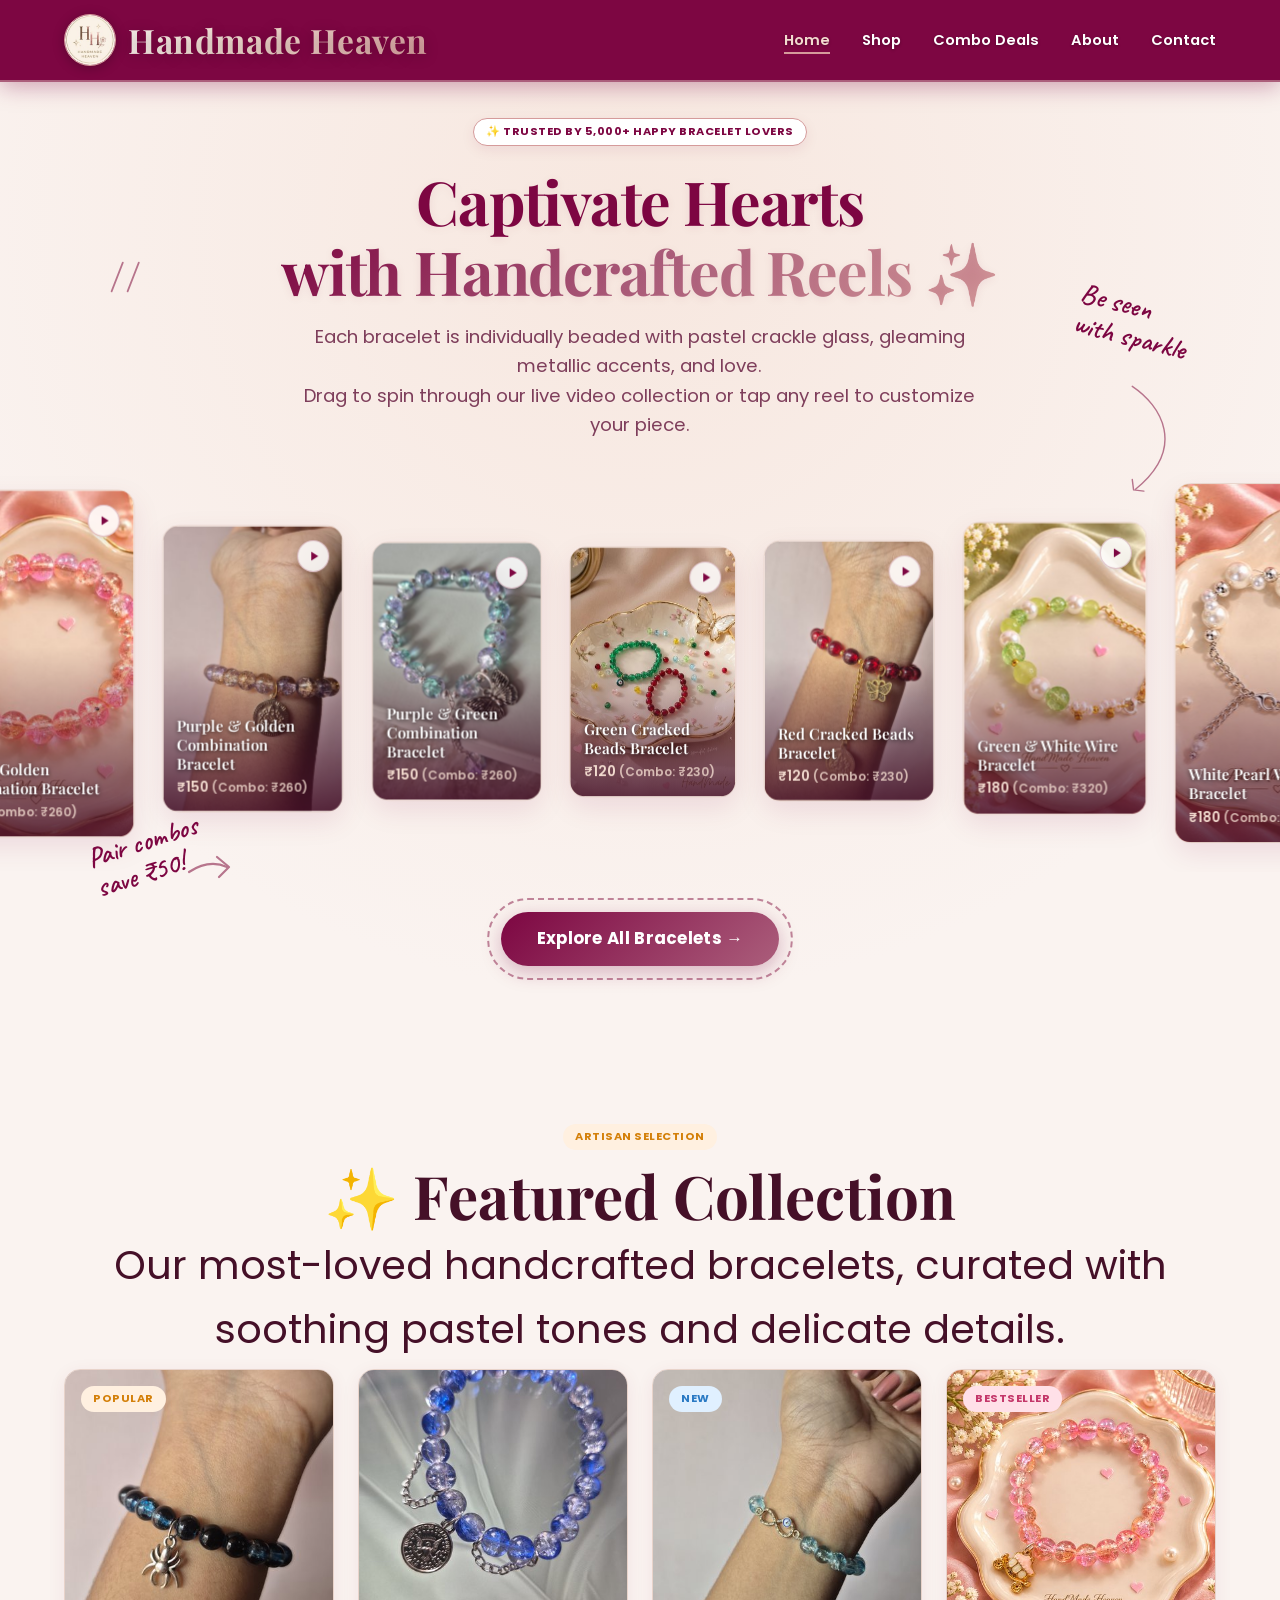
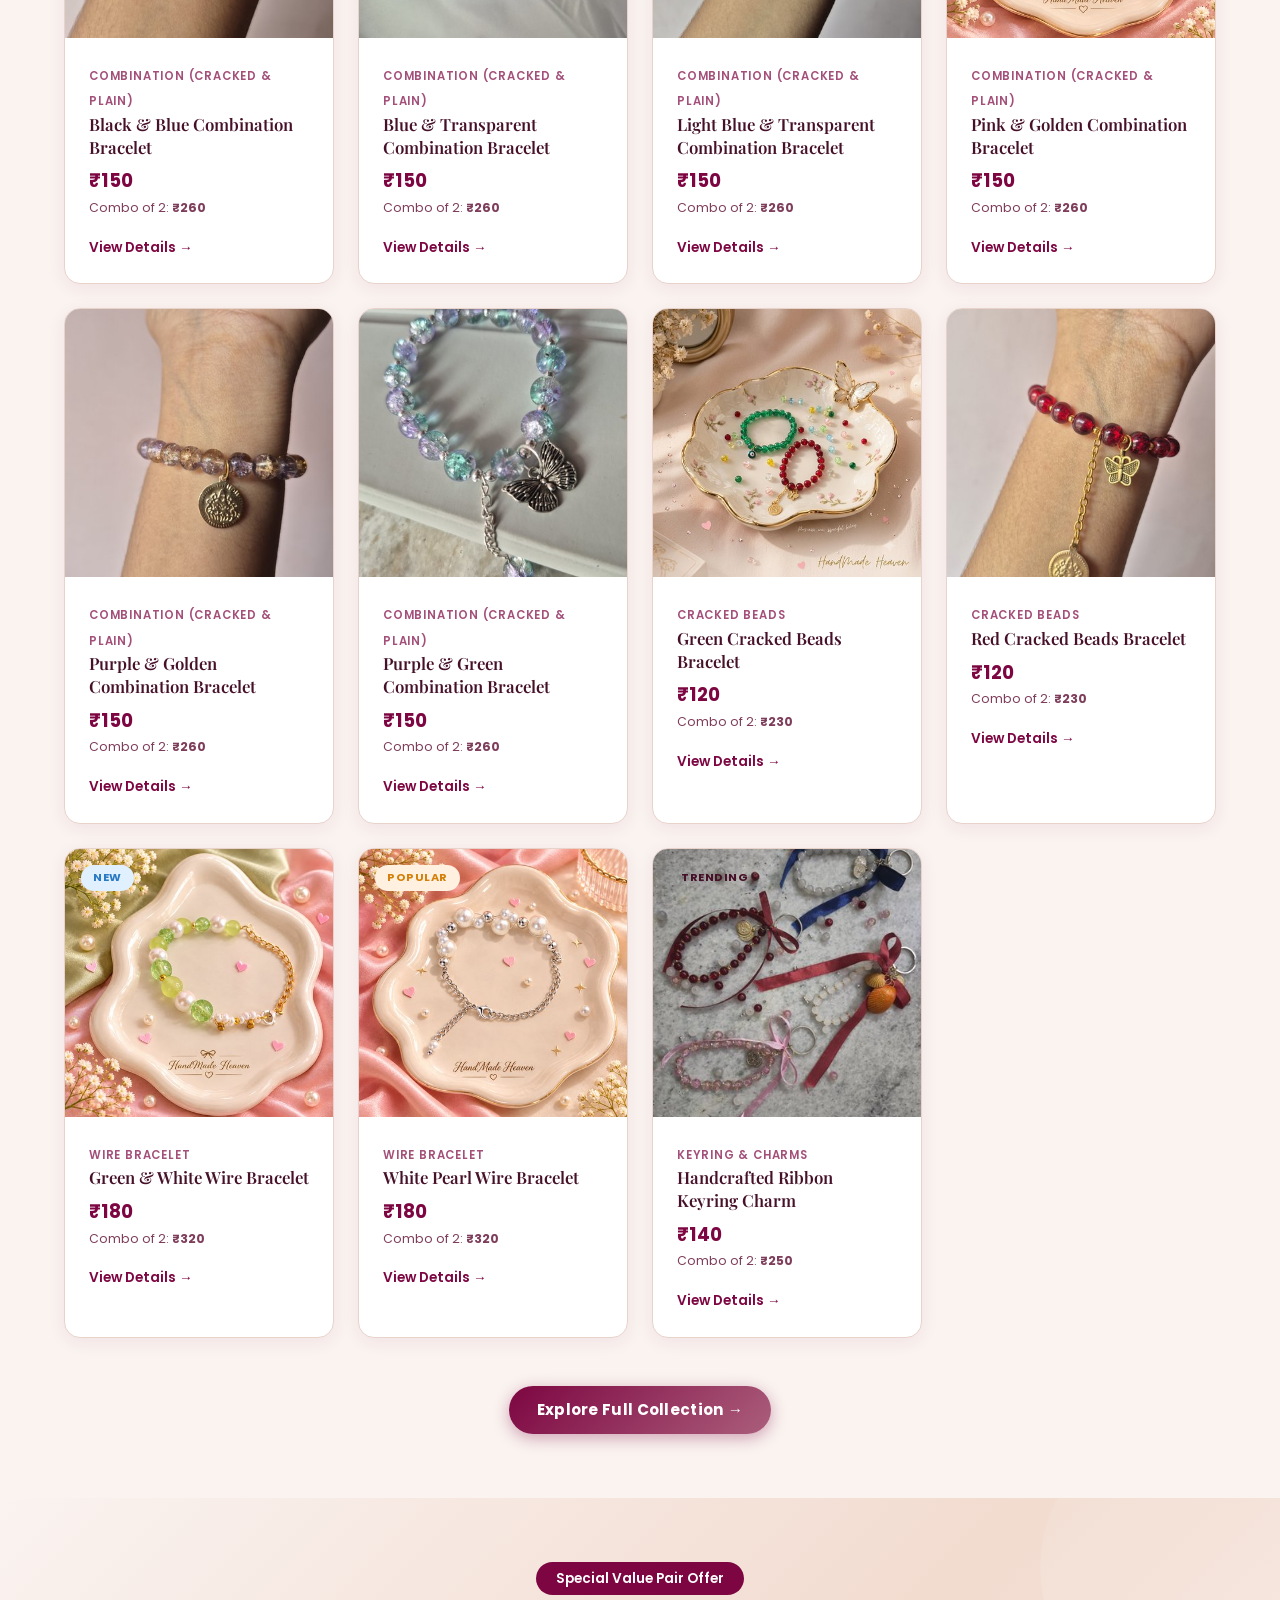
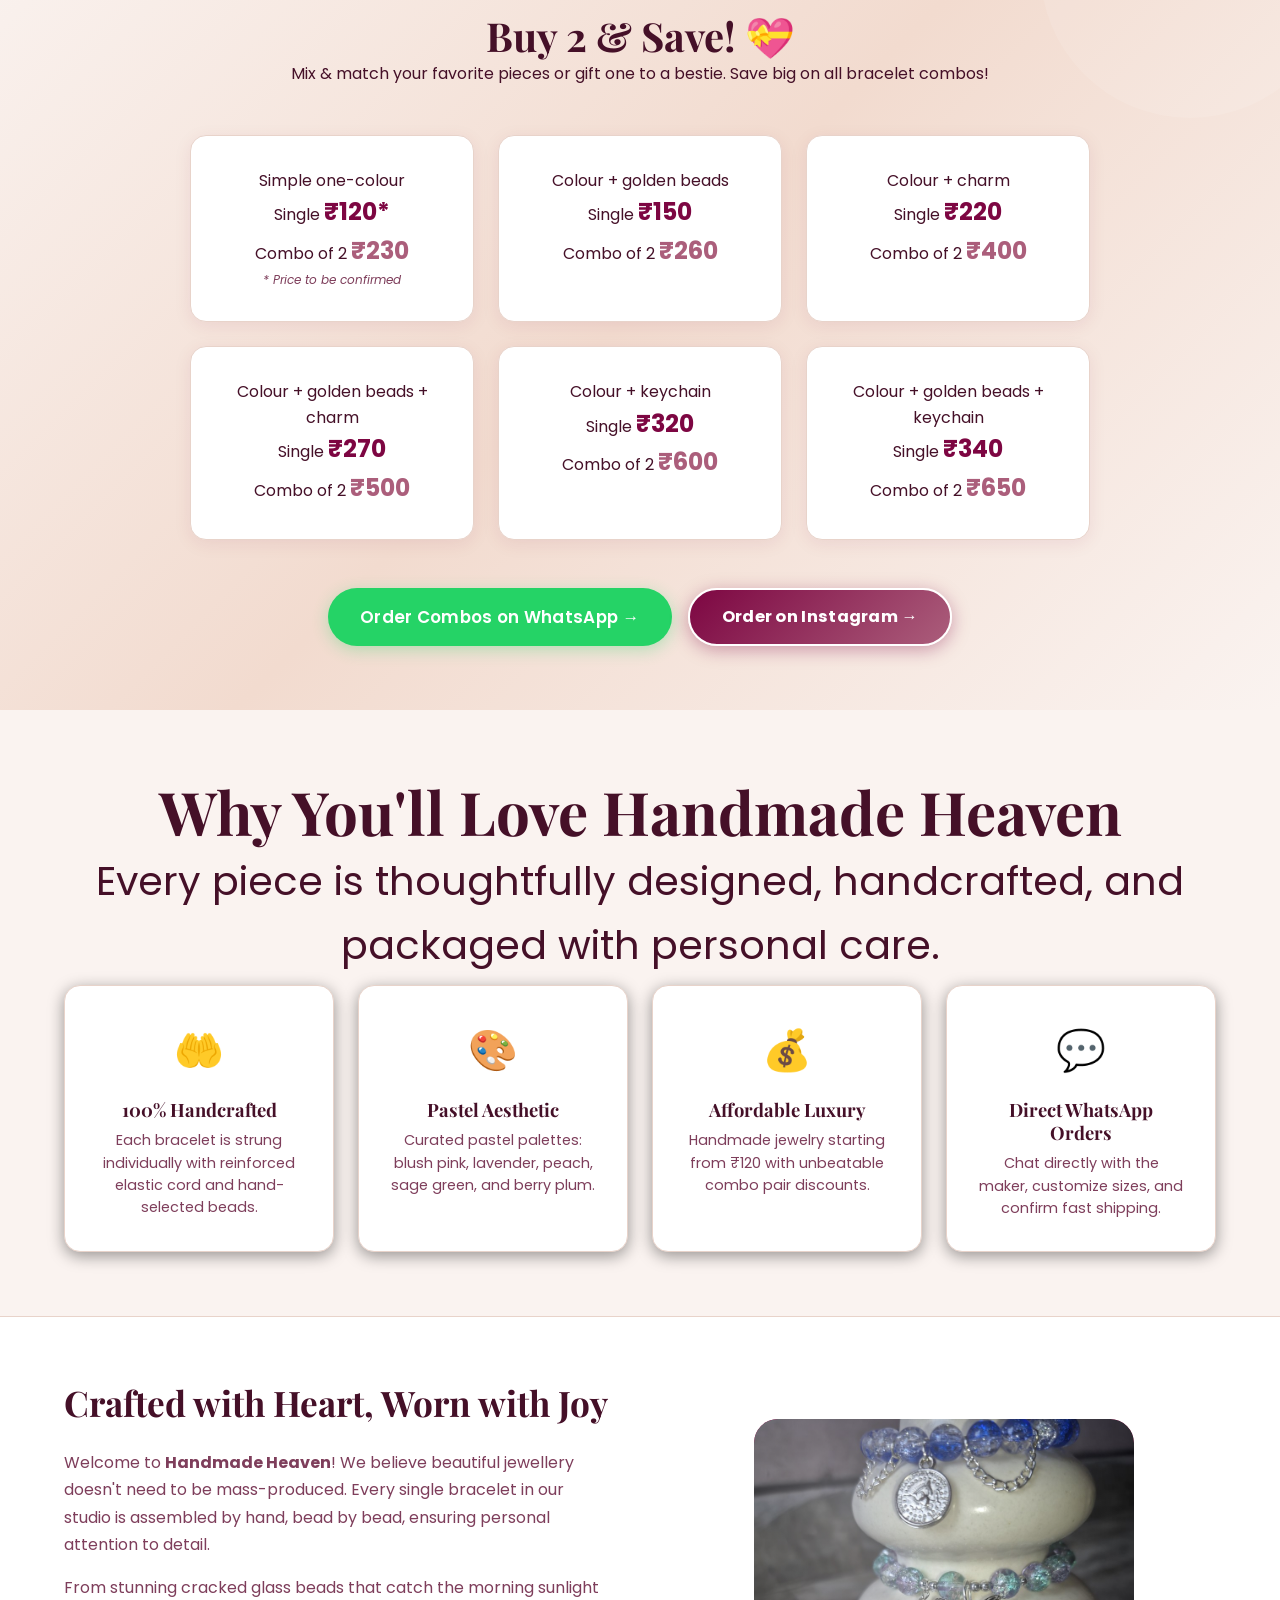
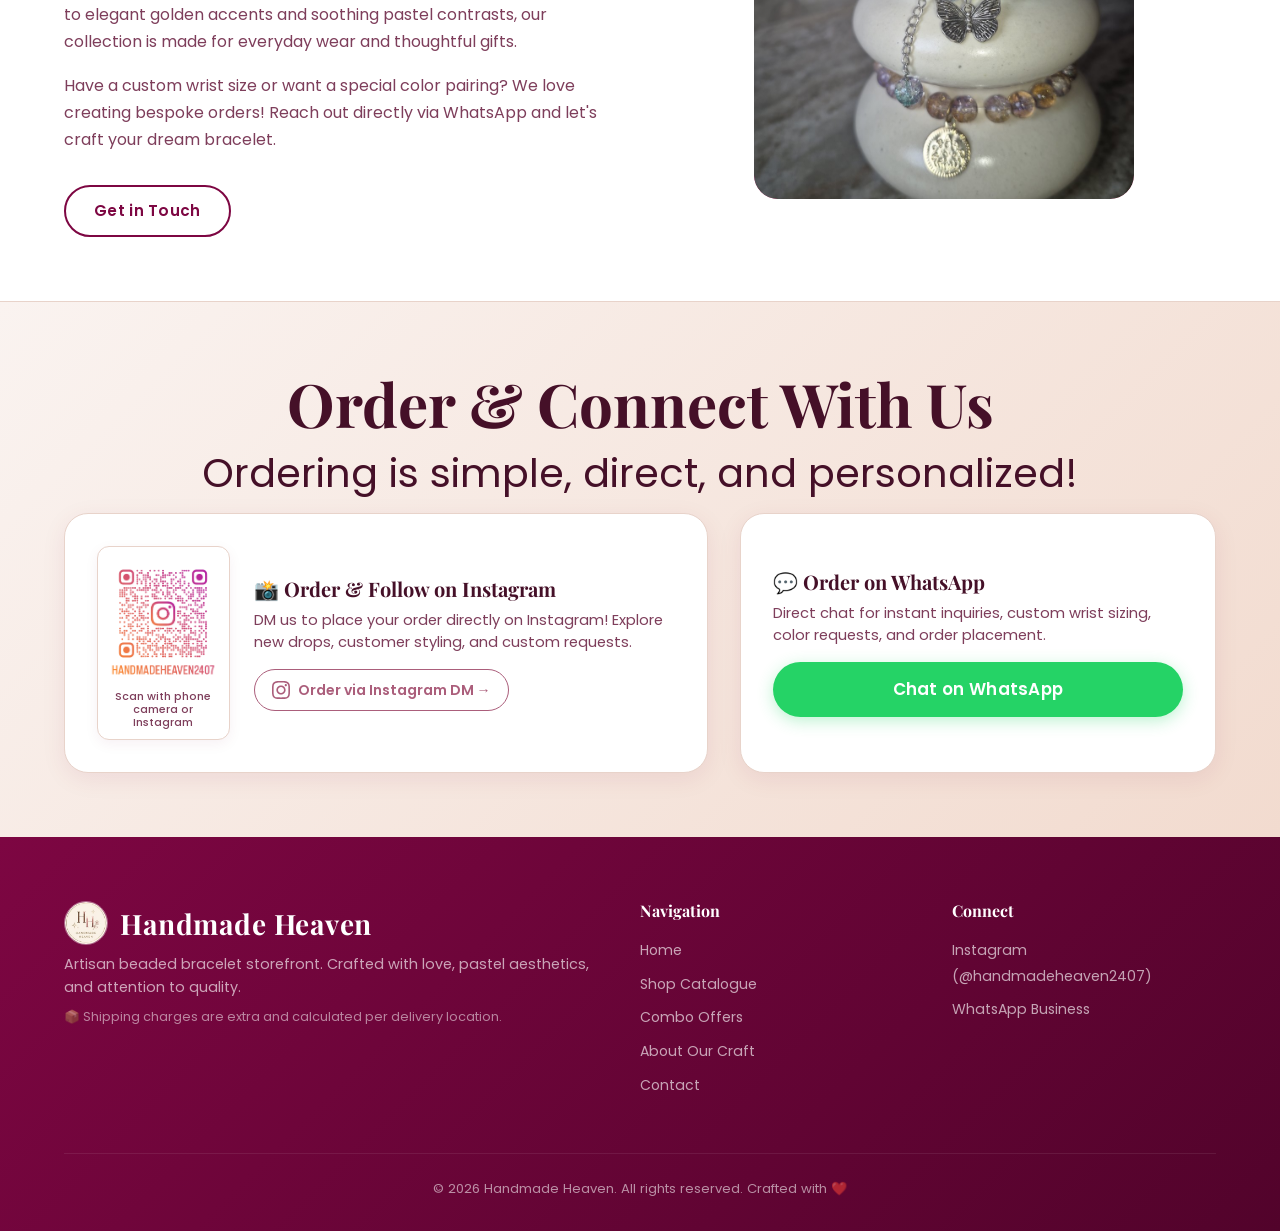
<file: index.html>
<!DOCTYPE html>
<html lang="en">
<head>
  <meta charset="UTF-8">
  <meta name="viewport" content="width=device-width, initial-scale=1.0">
  <title>Handmade Heaven | Handcrafted Bracelet Jewelry</title>
  <meta name="description" content="Discover unique, handcrafted beaded bracelets made with love and care. Browse our pastel collection with WhatsApp ordering.">
  <link rel="icon" type="image/png" sizes="32x32" href="favicon.png">
  <link rel="shortcut icon" href="favicon.ico">
  <link rel="apple-touch-icon" href="assets/images/logo.png">
  <link rel="preconnect" href="https://fonts.googleapis.com">
  <link rel="preconnect" href="https://fonts.gstatic.com" crossorigin>
  <link href="https://fonts.googleapis.com/css2?family=Caveat:wght@600&family=Playfair+Display:ital,wght@0,500;0,600;0,700;1,400&family=Poppins:wght@300;400;500;600;700&display=swap" rel="stylesheet">
  <link rel="stylesheet" href="css/style.css?v=2.1">
</head>
<body>

  <!-- Navigation -->
  <nav class="navbar" id="navbar">
    <div class="container">
      <a href="index.html" class="nav-logo">
        <img src="assets/images/logo.png" alt="Handmade Heaven Logo" class="nav-logo-img">
        <span class="nav-logo-text">Handmade Heaven</span>
      </a>
      <ul class="nav-links" id="navLinks">
        <li><a href="index.html" class="active">Home</a></li>
        <li><a href="catalogue.html">Shop</a></li>
        <li><a href="#combos">Combo Deals</a></li>
        <li><a href="#about">About</a></li>
        <li><a href="#contact">Contact</a></li>
      </ul>
      <div class="nav-hamburger" id="navHamburger" aria-label="Toggle Menu">
        <span></span>
        <span></span>
        <span></span>
      </div>
    </div>
  </nav>

  <!-- Hero Section with Cylindrical Video Carousel -->
  <section class="hero hero-reelmark" id="hero">
    <!-- Top badge -->
    <div class="hero-top-badge animate-on-scroll">
      <span class="badge badge-hero">✨ Trusted by 5,000+ happy bracelet lovers</span>
    </div>

    <!-- Centered Headlines -->
    <div class="hero-header-wrap animate-on-scroll">
      <h1 class="hero-main-title">
        Captivate Hearts <br>
        <span class="hero-highlight">with Handcrafted Reels ✨</span>
      </h1>
      <p class="hero-subline">
        Each bracelet is individually beaded with pastel crackle glass, gleaming metallic accents, and love.<br>
        Drag to spin through our live video collection or tap any reel to customize your piece.
      </p>
    </div>

    <!-- Doodles & Handwritten Accents -->
    <div class="hero-doodle-layer">
      <!-- Slashes -->
      <svg class="doodle-slashes" viewBox="0 0 60 60">
        <line class="hand-stroke" x1="12" y1="48" x2="26" y2="12"/>
        <line class="hand-stroke" x1="32" y1="48" x2="46" y2="12"/>
      </svg>

      <!-- Handwritten note right -->
      <div class="hero-hand-note hero-note-right">
        Be seen<br>with sparkle
      </div>
      <svg class="hero-arrow-right" viewBox="0 0 140 200">
        <path class="hand-stroke" d="M 30 15 C 75 45, 115 110, 35 175" />
        <polyline class="hand-stroke" points="30,160 32,176 48,178" />
      </svg>

      <!-- Handwritten note left -->
      <div class="hero-hand-note hero-note-left">
        Pair combos<br>save ₹50!
      </div>
      <svg class="hero-arrow-left" viewBox="0 0 60 50">
        <path class="hand-stroke" d="M 10 25 Q 30 12 48 20" />
        <polyline class="hand-stroke" points="38,10 50,20 40,30" />
      </svg>
    </div>

    <!-- Cylindrical 10-Card Video Carousel Stage -->
    <div class="reelmark-carousel-stage" id="reelCarouselStage" aria-label="Curved video reel showcase">
      <!-- 8-10 product cards injected and morphed by app.js -->
    </div>

    <!-- Main Hero CTA Button -->
    <div class="hero-cta-wrapper animate-on-scroll">
      <div class="btn-cta-ring"></div>
      <a href="catalogue.html" class="btn btn-hero-cta">Explore All Bracelets &rarr;</a>
    </div>
  </section>

  <!-- Featured Collection -->
  <section class="section featured-products" id="featured">
    <div class="container">
      <div class="section-title text-center animate-on-scroll">
        <span class="badge badge-popular" style="margin-bottom: 0.5rem;">Artisan Selection</span>
        <h2>✨ Featured Collection</h2>
        <div class="divider"></div>
        <p>Our most-loved handcrafted bracelets, curated with soothing pastel tones and delicate details.</p>
      </div>

      <div class="products-grid" id="featuredGrid">
        <!-- Rendered by app.js -->
      </div>

      <div class="text-center" style="margin-top: var(--space-2xl);">
        <a href="catalogue.html" class="btn btn-primary btn-lg">Explore Full Collection &rarr;</a>
      </div>
    </div>
  </section>

  <!-- Combo Deals Section -->
  <section class="section combo-section" id="combos">
    <div class="container">
      <div class="combo-header animate-on-scroll">
        <span class="combo-badge">Special Value Pair Offer</span>
        <h2>Buy 2 &amp; Save! 💝</h2>
        <p>Mix &amp; match your favorite pieces or gift one to a bestie. Save big on all bracelet combos!</p>
      </div>

      <div class="pricing-grid animate-on-scroll" id="pricingCards">
        <!-- Rendered dynamically by app.js -->
      </div>

      <div class="text-center" style="margin-top: var(--space-2xl); display: flex; justify-content: center; gap: 1rem; flex-wrap: wrap;">
        <a href="catalogue.html" class="btn btn-whatsapp btn-lg">Order Combos on WhatsApp &rarr;</a>
        <a href="https://www.instagram.com/handmadeheaven2407?utm_source=ig_web_button_share_sheet&xtok=ZDNlZDc0MzIxNw==" target="_blank" rel="noopener noreferrer" class="btn btn-instagram btn-lg">Order on Instagram &rarr;</a>
      </div>
    </div>
  </section>

  <!-- Why Choose Us Section -->
  <section class="section" id="features">
    <div class="container">
      <div class="section-title text-center animate-on-scroll">
        <h2>Why You'll Love Handmade Heaven</h2>
        <div class="divider"></div>
        <p>Every piece is thoughtfully designed, handcrafted, and packaged with personal care.</p>
      </div>

      <div class="features-grid animate-on-scroll">
        <div class="feature-card">
          <div class="feature-icon">🤲</div>
          <h3>100% Handcrafted</h3>
          <p>Each bracelet is strung individually with reinforced elastic cord and hand-selected beads.</p>
        </div>
        <div class="feature-card">
          <div class="feature-icon">🎨</div>
          <h3>Pastel Aesthetic</h3>
          <p>Curated pastel palettes: blush pink, lavender, peach, sage green, and berry plum.</p>
        </div>
        <div class="feature-card">
          <div class="feature-icon">💰</div>
          <h3>Affordable Luxury</h3>
          <p>Handmade jewelry starting from ₹120 with unbeatable combo pair discounts.</p>
        </div>
        <div class="feature-card">
          <div class="feature-icon">💬</div>
          <h3>Direct WhatsApp Orders</h3>
          <p>Chat directly with the maker, customize sizes, and confirm fast shipping.</p>
        </div>
      </div>
    </div>
  </section>

  <!-- About Section -->
  <section class="section about-section" id="about">
    <div class="container">
      <div class="about-wrapper">
        <div class="about-text animate-on-scroll">
          <h2>Crafted with Heart, Worn with Joy</h2>
          <p>
            Welcome to <strong>Handmade Heaven</strong>! We believe beautiful jewellery doesn't need to be mass-produced. Every single bracelet in our studio is assembled by hand, bead by bead, ensuring personal attention to detail.
          </p>
          <p>
            From stunning cracked glass beads that catch the morning sunlight to elegant golden accents and soothing pastel contrasts, our collection is made for everyday wear and thoughtful gifts.
          </p>
          <p>
            Have a custom wrist size or want a special color pairing? We love creating bespoke orders! Reach out directly via WhatsApp and let's craft your dream bracelet.
          </p>
          <a href="#contact" class="btn btn-outline-dark" style="margin-top: var(--space-md);">Get in Touch</a>
        </div>
        <div class="about-visual animate-on-scroll">
          <div class="about-decorative">
            <img src="assets/images/hero/2.jpg" alt="Handmade Heaven craft artistry" style="width: 100%; height: 100%; object-fit: cover; border-radius: var(--radius-xl);">
          </div>
        </div>
      </div>
    </div>
  </section>

  <!-- Instagram & WhatsApp Contact Section -->
  <section class="section contact-section" id="contact">
    <div class="container">
      <div class="section-title text-center animate-on-scroll">
        <h2>Order &amp; Connect With Us</h2>
        <div class="divider"></div>
        <p>Ordering is simple, direct, and personalized!</p>
      </div>

      <div class="contact-grid animate-on-scroll">
        <div class="contact-block contact-block-instagram">
          <div class="instagram-card-inner">
            <div class="instagram-qr-wrap">
              <img src="assets/images/instagram-qr.png" alt="Handmade Heaven Instagram QR Code" class="instagram-qr-img">
              <span class="qr-scan-hint">Scan with phone camera or Instagram</span>
            </div>
            <div class="instagram-card-info">
              <h3>📸 Order &amp; Follow on Instagram</h3>
              <p>DM us to place your order directly on Instagram! Explore new drops, customer styling, and custom requests.</p>
              <div class="instagram-actions-wrap">
                <a href="https://www.instagram.com/handmadeheaven2407?utm_source=ig_web_button_share_sheet&xtok=ZDNlZDc0MzIxNw==" target="_blank" rel="noopener noreferrer" class="instagram-link">
                  <svg width="18" height="18" viewBox="0 0 24 24" fill="currentColor" style="flex-shrink:0;">
                    <path d="M12 2.163c3.204 0 3.584.012 4.85.07 3.252.148 4.771 1.691 4.919 4.919.058 1.265.069 1.645.069 4.849 0 3.205-.012 3.584-.069 4.849-.149 3.225-1.664 4.771-4.919 4.919-1.266.058-1.644.07-4.85.07-3.204 0-3.584-.012-4.849-.07-3.26-.149-4.771-1.699-4.919-4.92-.058-1.265-.07-1.644-.07-4.849 0-3.204.013-3.583.07-4.849.149-3.227 1.664-4.771 4.919-4.919 1.266-.057 1.645-.069 4.849-.069zm0-2.163c-3.259 0-3.667.014-4.947.072-4.358.2-6.78 2.618-6.98 6.98-.059 1.281-.073 1.689-.073 4.948 0 3.259.014 3.668.072 4.948.2 4.358 2.618 6.78 6.98 6.98 1.281.058 1.689.072 4.948.072 3.259 0 3.668-.014 4.948-.072 4.354-.2 6.782-2.618 6.979-6.98.059-1.28.073-1.689.073-4.948 0-3.259-.014-3.667-.072-4.947-.196-4.354-2.617-6.78-6.979-6.98-1.281-.059-1.69-.073-4.949-.073zm0 5.838c-3.403 0-6.162 2.759-6.162 6.162s2.759 6.163 6.162 6.163 6.162-2.759 6.162-6.163c0-3.403-2.759-6.162-6.162-6.162zm0 10.162c-2.209 0-4-1.79-4-4 0-2.209 1.791-4 4-4s4 1.791 4 4c0 2.21-1.791 4-4 4zm6.406-11.845c-.796 0-1.441.645-1.441 1.44s.645 1.44 1.441 1.44c.795 0 1.439-.645 1.439-1.44s-.644-1.44-1.439-1.44z"/>
                  </svg>
                  <span>Order via Instagram DM &rarr;</span>
                </a>
              </div>
            </div>
          </div>
        </div>
        <div class="contact-block">
          <h3>💬 Order on WhatsApp</h3>
          <p>Direct chat for instant inquiries, custom wrist sizing, color requests, and order placement.</p>
          <a id="homeWhatsappBtn" href="https://wa.me/919XXXXXXXXX" target="_blank" rel="noopener noreferrer" class="btn btn-whatsapp btn-lg">
            Chat on WhatsApp
          </a>
        </div>
      </div>
    </div>
  </section>

  <!-- Footer -->
  <footer class="footer">
    <div class="container">
      <div class="footer-grid">
        <div class="footer-brand">
          <h3>
            <img src="assets/images/logo.png" alt="Handmade Heaven Logo" class="footer-logo-img">
            <span>Handmade Heaven</span>
          </h3>
          <p>Artisan beaded bracelet storefront. Crafted with love, pastel aesthetics, and attention to quality.</p>
          <p style="margin-top: var(--space-sm); font-size: 0.8rem; opacity: 0.6;">📦 Shipping charges are extra and calculated per delivery location.</p>
        </div>
        <div>
          <h4>Navigation</h4>
          <ul>
            <li><a href="index.html">Home</a></li>
            <li><a href="catalogue.html">Shop Catalogue</a></li>
            <li><a href="#combos">Combo Offers</a></li>
            <li><a href="#about">About Our Craft</a></li>
            <li><a href="#contact">Contact</a></li>
          </ul>
        </div>
        <div>
          <h4>Connect</h4>
          <ul>
            <li><a href="https://www.instagram.com/handmadeheaven2407?utm_source=ig_web_button_share_sheet&xtok=ZDNlZDc0MzIxNw==" target="_blank" rel="noopener noreferrer">Instagram (@handmadeheaven2407)</a></li>
            <li><a href="https://wa.me/919XXXXXXXXX" target="_blank" rel="noopener noreferrer">WhatsApp Business</a></li>
          </ul>
        </div>
      </div>
      <div class="footer-bottom text-center">
        <p>&copy; 2026 Handmade Heaven. All rights reserved. Crafted with ❤️</p>
      </div>
    </div>
  </footer>

  <!-- Scripts -->
  <script src="js/products.js"></script>
  <script src="js/app.js"></script>
</body>
</html>
</file>
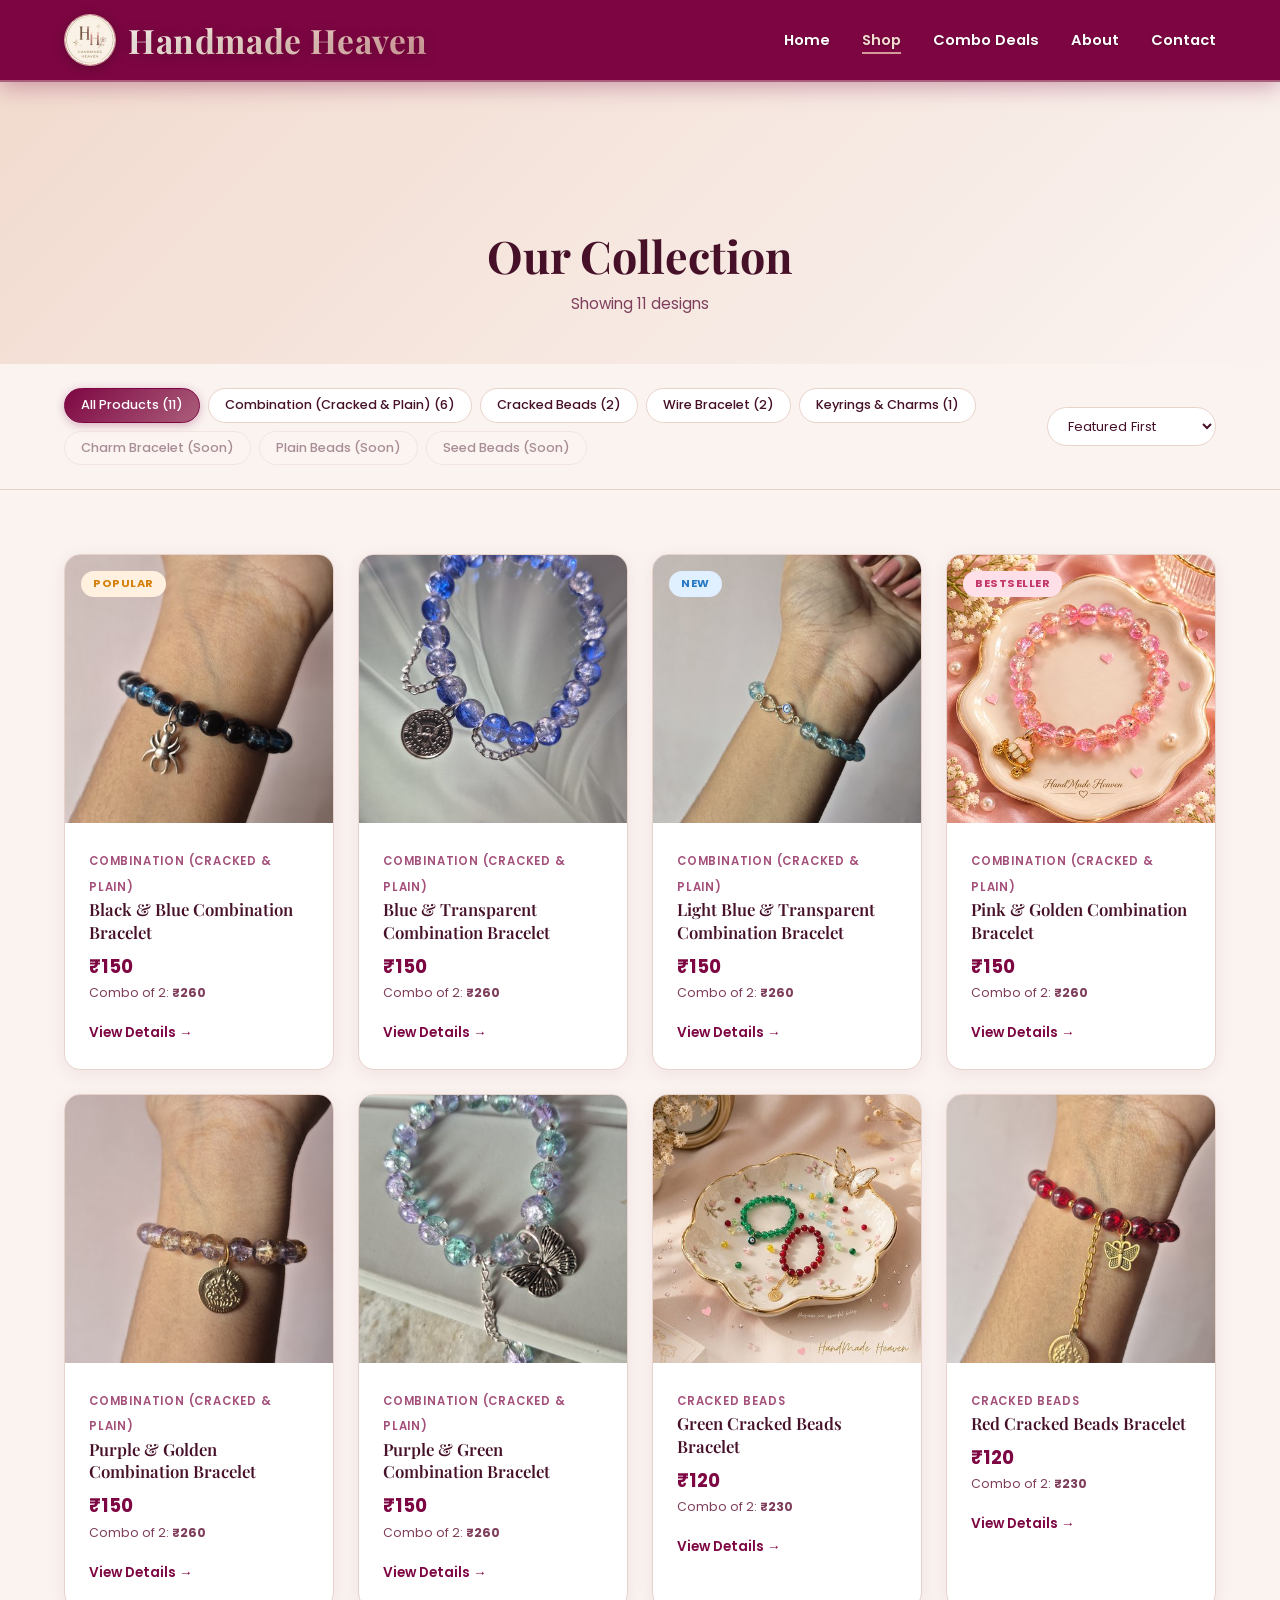
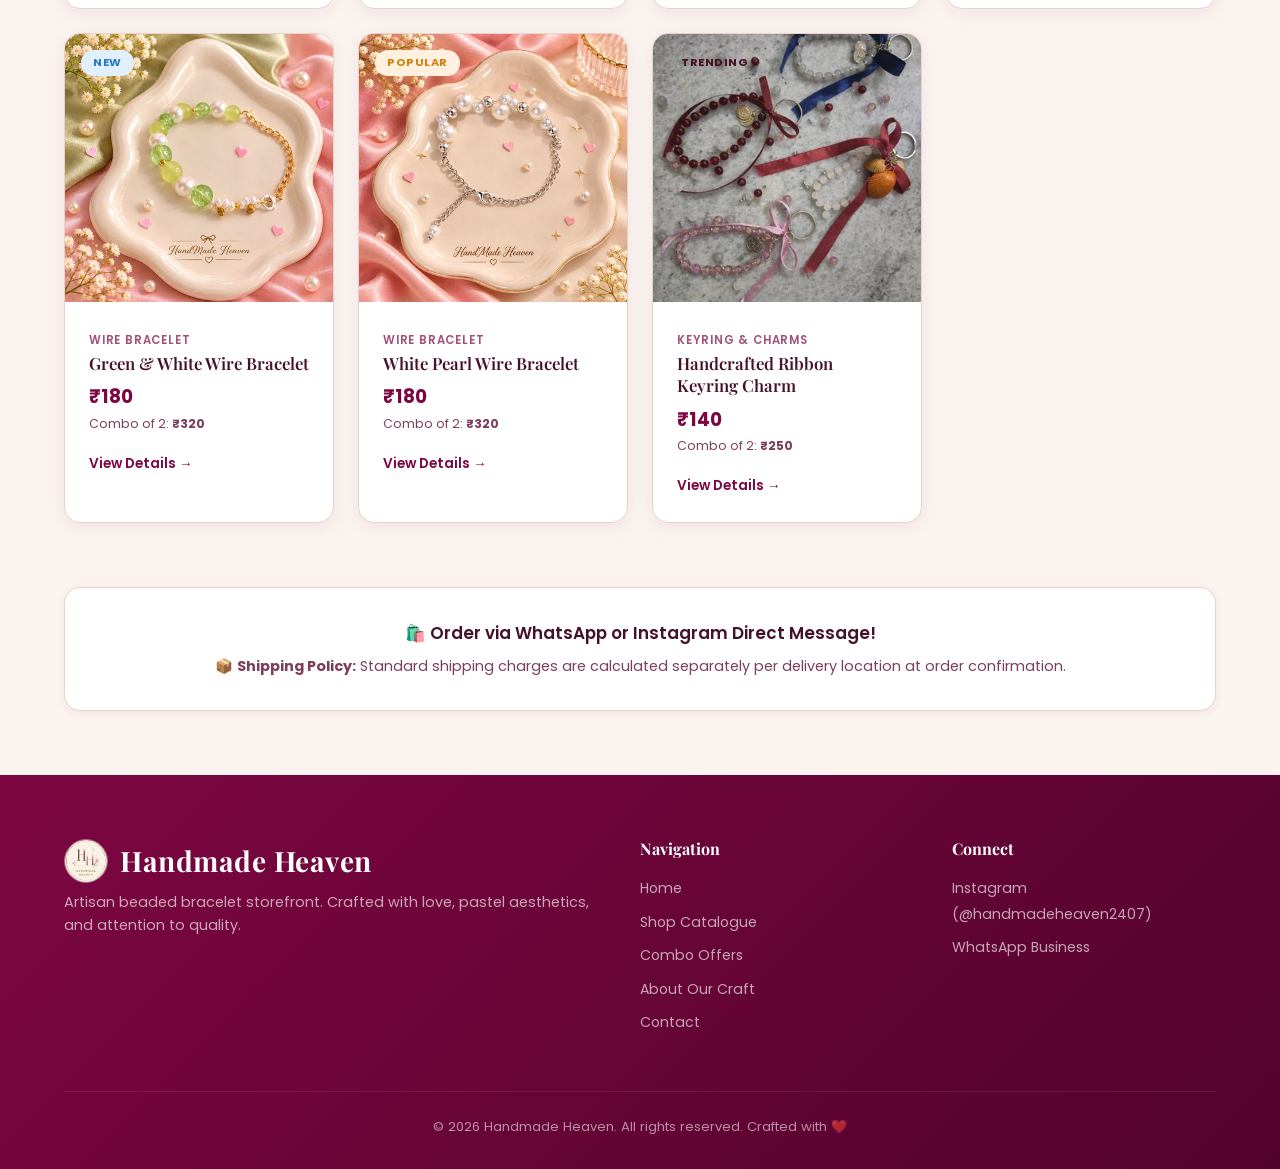
<file: catalogue.html>
<!DOCTYPE html>
<html lang="en">
<head>
  <meta charset="UTF-8">
  <meta name="viewport" content="width=device-width, initial-scale=1.0">
  <title>Shop All Bracelets | Handmade Heaven</title>
  <meta name="description" content="Explore the full collection of handmade beaded bracelets. Filter by category, sort by price, and order seamlessly via WhatsApp.">
  <link rel="icon" type="image/png" sizes="32x32" href="favicon.png">
  <link rel="shortcut icon" href="favicon.ico">
  <link rel="apple-touch-icon" href="assets/images/logo.png">
  <link rel="preconnect" href="https://fonts.googleapis.com">
  <link rel="preconnect" href="https://fonts.gstatic.com" crossorigin>
  <link href="https://fonts.googleapis.com/css2?family=Playfair+Display:ital,wght@0,500;0,600;0,700;1,400&family=Poppins:wght@300;400;500;600;700&display=swap" rel="stylesheet">
  <link rel="stylesheet" href="css/style.css?v=2.1">
</head>
<body>

  <!-- Navigation -->
  <nav class="navbar" id="navbar">
    <div class="container">
      <a href="index.html" class="nav-logo">
        <img src="assets/images/logo.png" alt="Handmade Heaven Logo" class="nav-logo-img">
        <span class="nav-logo-text">Handmade Heaven</span>
      </a>
      <ul class="nav-links" id="navLinks">
        <li><a href="index.html">Home</a></li>
        <li><a href="catalogue.html" class="active">Shop</a></li>
        <li><a href="index.html#combos">Combo Deals</a></li>
        <li><a href="index.html#about">About</a></li>
        <li><a href="index.html#contact">Contact</a></li>
      </ul>
      <div class="nav-hamburger" id="navHamburger" aria-label="Toggle Menu">
        <span></span>
        <span></span>
        <span></span>
      </div>
    </div>
  </nav>

  <!-- Page Header -->
  <header class="page-header">
    <div class="container">
      <h1>Our Collection</h1>
      <p class="product-count" id="productCount">Showing 11 designs</p>
    </div>
  </header>

  <!-- Filter & Sort Bar -->
  <section class="filter-bar">
    <div class="container">
      <div class="filter-pills" id="categoryFilterPills">
        <!-- Rendered by app.js -->
      </div>
      <div>
        <select class="sort-select" id="sortSelect" aria-label="Sort Bracelets">
          <option value="featured">Featured First</option>
          <option value="price-asc">Price: Low to High</option>
          <option value="price-desc">Price: High to Low</option>
          <option value="name-asc">Name: A to Z</option>
        </select>
      </div>
    </div>
  </section>

  <!-- Products Grid -->
  <main class="section catalogue-section">
    <div class="container">
      <div class="products-grid" id="catalogueGrid">
        <!-- Rendered by app.js -->
      </div>

      <!-- Empty State -->
      <div class="empty-state" id="emptyState" style="display: none;">
        <div class="empty-icon">🌸</div>
        <h3 id="emptyTitle">Coming Soon!</h3>
        <p id="emptyDesc">We are currently handcrafting designs for this category. Stay tuned on Instagram or check back shortly!</p>
        <button class="btn btn-primary" id="btnResetFilter" style="margin-top: var(--space-md);">View All Bracelets</button>
      </div>

      <!-- Shipping notice & Order options -->
      <div class="text-center" style="margin-top: var(--space-3xl); padding: var(--space-xl); background: var(--color-card); border-radius: var(--radius-lg); box-shadow: var(--shadow-sm); border: 1px solid var(--color-card-border);">
        <p style="color: var(--color-text); font-size: 1.05rem; font-weight: 600; margin-bottom: 0.5rem;">
          🛍️ Order via WhatsApp or Instagram Direct Message!
        </p>
        <p style="color: var(--color-text-light); font-size: 0.9rem;">
          📦 <strong>Shipping Policy:</strong> Standard shipping charges are calculated separately per delivery location at order confirmation.
        </p>
      </div>
    </div>
  </main>

  <!-- Footer -->
  <footer class="footer">
    <div class="container">
      <div class="footer-grid">
        <div class="footer-brand">
          <h3>
            <img src="assets/images/logo.png" alt="Handmade Heaven Logo" class="footer-logo-img">
            <span>Handmade Heaven</span>
          </h3>
          <p>Artisan beaded bracelet storefront. Crafted with love, pastel aesthetics, and attention to quality.</p>
        </div>
        <div>
          <h4>Navigation</h4>
          <ul>
            <li><a href="index.html">Home</a></li>
            <li><a href="catalogue.html">Shop Catalogue</a></li>
            <li><a href="index.html#combos">Combo Offers</a></li>
            <li><a href="index.html#about">About Our Craft</a></li>
            <li><a href="index.html#contact">Contact</a></li>
          </ul>
        </div>
        <div>
          <h4>Connect</h4>
          <ul>
            <li><a href="https://www.instagram.com/handmadeheaven2407?utm_source=ig_web_button_share_sheet&xtok=ZDNlZDc0MzIxNw==" target="_blank" rel="noopener noreferrer">Instagram (@handmadeheaven2407)</a></li>
            <li><a href="https://wa.me/919XXXXXXXXX" target="_blank" rel="noopener noreferrer">WhatsApp Business</a></li>
          </ul>
        </div>
      </div>
      <div class="footer-bottom text-center">
        <p>&copy; 2026 Handmade Heaven. All rights reserved. Crafted with ❤️</p>
      </div>
    </div>
  </footer>

  <!-- Scripts -->
  <script src="js/products.js"></script>
  <script src="js/app.js"></script>
</body>
</html>
</file>
<file: css/style.css>
/* ============================================================
   HANDMADE HEAVEN — Complete Stylesheet
   ============================================================ */

/* ---------- CSS Custom Properties ---------- */
:root {
  /* User-Defined 4-Tone Berry Romance Palette:
     #7D0642 (Deep Wine Magenta)
     #AB5E7B (Dusty Rose Mauve)
     #D59B9B (Soft Blushing Rose)
     #F2DBCF (Warm Peach/Almond Cream)
  */
  --color-primary: #AB5E7B;
  --color-secondary: #F2DBCF;
  --color-accent1: #D59B9B;
  --color-accent2: #7D0642;
  --color-dark: #7D0642;
  --color-bg: #FAF3F0;
  --color-card: #FFFFFF;
  --color-card-border: #E8D3CA;
  --color-text: #451028;
  --color-text-light: #7E3E5B;
  --color-whatsapp: #25D366;
  --color-whatsapp-hover: #1ebe57;

  /* Gradients */
  --gradient-primary: linear-gradient(135deg, #7D0642 0%, #AB5E7B 100%);
  --gradient-hero: radial-gradient(circle at 50% 15%, #F7E7DF 0%, #FAF3F0 75%);
  --gradient-dark: linear-gradient(135deg, #7D0642, #52032B);

  /* Spacing */
  --space-xs: .25rem;
  --space-sm: .5rem;
  --space-md: 1rem;
  --space-lg: 1.5rem;
  --space-xl: 2rem;
  --space-2xl: 3rem;
  --space-3xl: 4rem;

  /* Border-radius */
  --radius-sm: 8px;
  --radius-md: 12px;
  --radius-lg: 16px;
  --radius-xl: 24px;
  --radius-full: 9999px;

  /* Shadows - Warm Mauve Tinted Shadows */
  --shadow-sm: 0 2px 10px rgba(125, 6, 66, 0.06);
  --shadow-md: 0 6px 20px rgba(125, 6, 66, 0.10);
  --shadow-lg: 0 12px 36px rgba(125, 6, 66, 0.14);
  --shadow-xl: 0 18px 50px rgba(125, 6, 66, 0.20);

  /* Transitions */
  --ease: .3s ease;
  --ease-slow: .5s ease;

  /* Layout */
  --max-width: 1200px;
  --nav-height: 82px;
}

/* ---------- Reset & Base ---------- */
*,
*::before,
*::after {
  box-sizing: border-box;
  margin: 0;
  padding: 0;
}

html {
  scroll-behavior: smooth;
  -webkit-text-size-adjust: 100%;
}

body {
  font-family: 'Poppins', sans-serif;
  color: var(--color-text);
  background: var(--color-bg);
  line-height: 1.6;
  overflow-x: hidden;
  -webkit-font-smoothing: antialiased;
}

img {
  max-width: 100%;
  height: auto;
  display: block;
}

a {
  text-decoration: none;
  color: inherit;
  transition: color var(--ease);
}

ul,
ol {
  list-style: none;
}

button {
  cursor: pointer;
  border: none;
  background: none;
  font-family: inherit;
}

input,
select {
  font-family: inherit;
}

h1,
h2,
h3,
h4 {
  font-family: 'Playfair Display', serif;
  font-weight: 700;
  line-height: 1.25;
  color: var(--color-text);
}

/* ---------- Custom Scrollbar ---------- */
::-webkit-scrollbar {
  width: 8px;
}

::-webkit-scrollbar-track {
  background: var(--color-bg);
}

::-webkit-scrollbar-thumb {
  background: var(--color-primary);
  border-radius: var(--radius-full);
}

::-webkit-scrollbar-thumb:hover {
  background: var(--color-dark);
}

/* ---------- Utility Classes ---------- */
.container {
  max-width: var(--max-width);
  margin: 0 auto;
  padding: 0 var(--space-lg);
}

.grid {
  display: grid;
  gap: var(--space-lg);
}

.flex {
  display: flex;
}

.flex-center {
  display: flex;
  align-items: center;
  justify-content: center;
}

.flex-between {
  display: flex;
  align-items: center;
  justify-content: space-between;
}

.text-center {
  text-align: center;
}

.sr-only {
  position: absolute;
  width: 1px;
  height: 1px;
  padding: 0;
  margin: -1px;
  overflow: hidden;
  clip: rect(0, 0, 0, 0);
  white-space: nowrap;
  border: 0;
}

/* ---------- Section Styling ---------- */
.section {
  padding: var(--space-3xl) 0;
}

.section-title {
  font-size: clamp(1.75rem, 4vw, 2.5rem);
  text-align: center;
  margin-bottom: var(--space-sm);
}

.section-subtitle {
  text-align: center;
  color: var(--color-text-light);
  font-size: 1rem;
  margin-bottom: var(--space-2xl);
  max-width: 560px;
  margin-left: auto;
  margin-right: auto;
}

.section-divider {
  width: 60px;
  height: 3px;
  background: var(--gradient-primary);
  border-radius: var(--radius-full);
  margin: var(--space-md) auto var(--space-lg);
}

/* ---------- Buttons ---------- */
.btn {
  display: inline-flex;
  align-items: center;
  justify-content: center;
  gap: var(--space-sm);
  padding: .75rem 1.75rem;
  border-radius: var(--radius-full);
  font-size: .95rem;
  font-weight: 600;
  transition: all var(--ease);
  letter-spacing: .3px;
}

.btn-primary,
.btn-primary:visited,
.btn-primary:link,
a.btn-primary {
  background: linear-gradient(135deg, #7D0642 0%, #AB5E7B 100%) !important;
  color: #FFFFFF !important;
  -webkit-text-fill-color: #FFFFFF !important;
  box-shadow: 0 4px 16px rgba(125, 6, 66, 0.35);
  font-weight: 700 !important;
  text-decoration: none !important;
}

.btn-primary:hover {
  transform: translateY(-2px);
  background: linear-gradient(135deg, #AB5E7B 0%, #7D0642 100%) !important;
  color: #FFFFFF !important;
  -webkit-text-fill-color: #FFFFFF !important;
  box-shadow: 0 8px 24px rgba(125, 6, 66, 0.5);
}

.btn-secondary,
a.btn-secondary {
  border: 2px solid #FFFFFF !important;
  color: #FFFFFF !important;
  -webkit-text-fill-color: #FFFFFF !important;
  background: linear-gradient(135deg, #7D0642 0%, #AB5E7B 100%) !important;
  font-weight: 700 !important;
  box-shadow: 0 4px 16px rgba(125, 6, 66, 0.35);
  text-decoration: none !important;
}

.btn-secondary:hover {
  background: linear-gradient(135deg, #AB5E7B 0%, #7D0642 100%) !important;
  color: #FFFFFF !important;
  -webkit-text-fill-color: #FFFFFF !important;
  border-color: #FFFFFF !important;
  transform: translateY(-2px);
  box-shadow: 0 6px 20px rgba(125, 6, 66, 0.5);
}

.btn-instagram,
.btn-instagram:visited,
.btn-instagram:link,
a.btn-instagram {
  display: inline-flex !important;
  align-items: center !important;
  justify-content: center !important;
  gap: var(--space-sm) !important;
  padding: .875rem 2rem !important;
  border-radius: var(--radius-full) !important;
  background: linear-gradient(135deg, #7D0642 0%, #AB5E7B 100%) !important;
  color: #FFFFFF !important;
  -webkit-text-fill-color: #FFFFFF !important;
  border: 2px solid #FFFFFF !important;
  font-size: 1.02rem !important;
  font-weight: 700 !important;
  box-shadow: 0 4px 18px rgba(125, 6, 66, 0.35) !important;
  text-decoration: none !important;
  transition: all var(--ease) !important;
}

.btn-instagram:hover {
  background: linear-gradient(135deg, #AB5E7B 0%, #7D0642 100%) !important;
  color: #FFFFFF !important;
  -webkit-text-fill-color: #FFFFFF !important;
  border-color: #FFFFFF !important;
  transform: translateY(-2px);
  box-shadow: 0 8px 24px rgba(125, 6, 66, 0.5) !important;
}

.combo-section {
  background: linear-gradient(135deg, #FAF3F0 0%, #F2DBCF 50%, #E8D3CA 100%);
  position: relative;
  overflow: hidden;
}

.btn-whatsapp {
  background: var(--color-whatsapp);
  color: #fff;
  font-size: 1.05rem;
  padding: .875rem 2rem;
  box-shadow: 0 4px 16px rgba(37, 211, 102, .3);
}

.btn-whatsapp:hover {
  background: var(--color-whatsapp-hover);
  transform: translateY(-2px);
  box-shadow: 0 8px 24px rgba(37, 211, 102, .45);
}

.btn-outline-dark {
  border: 2px solid var(--color-dark);
  color: var(--color-dark);
}

.btn-outline-dark:hover {
  background: var(--color-dark);
  color: #fff;
}

/* ---------- Navigation ---------- */
.navbar {
  position: sticky;
  top: 0;
  left: 0;
  right: 0;
  width: 100%;
  z-index: 1000;
  height: var(--nav-height);
  display: flex;
  align-items: center;
  background: #7D0642;
  border-bottom: 2px solid #AB5E7B;
  box-shadow: 0 4px 22px rgba(125, 6, 66, 0.35);
  transition: all var(--ease);
}

.navbar.scrolled {
  background: #610433;
  box-shadow: 0 6px 28px rgba(125, 6, 66, 0.45);
  border-bottom: 2px solid #D59B9B;
}

.navbar .nav-logo {
  background: linear-gradient(135deg, #FFFFFF 0%, #F2DBCF 50%, #D59B9B 100%);
  -webkit-background-clip: text;
  -webkit-text-fill-color: transparent;
  background-clip: text;
  text-shadow: 0 2px 14px rgba(0, 0, 0, 0.25);
}

.navbar .nav-logo-img {
  border-color: #D59B9B;
  box-shadow: 0 2px 12px rgba(0, 0, 0, 0.25);
  background: #FFFFFF;
}

.navbar .nav-links a {
  color: #FFFFFF;
  font-weight: 600;
  text-shadow: 0 1px 3px rgba(0, 0, 0, 0.3);
}

.navbar .nav-links a:hover,
.navbar .nav-links a.active {
  color: #F2DBCF;
}

.navbar .nav-links a::after {
  background: #D59B9B;
}

.navbar .nav-hamburger span {
  background: #FFFFFF;
}

.navbar .container {
  display: flex;
  align-items: center;
  justify-content: space-between;
  width: 100%;
}

.nav-logo {
  font-family: 'Playfair Display', Georgia, serif;
  font-size: clamp(1.6rem, 2.8vw, 2.1rem);
  font-weight: 700;
  letter-spacing: 0.6px;
  background: linear-gradient(135deg, #581138 0%, #9B3B68 45%, #D87093 100%);
  -webkit-background-clip: text;
  -webkit-text-fill-color: transparent;
  background-clip: text;
  text-shadow: 0 2px 14px rgba(88, 17, 56, 0.15);
  white-space: nowrap;
  display: inline-flex;
  align-items: center;
  gap: 0.75rem;
  line-height: 1.1;
  transition: transform var(--ease), filter var(--ease);
}

.nav-logo-img {
  width: 52px;
  height: 52px;
  border-radius: 50%;
  object-fit: cover;
  box-shadow: 0 2px 10px rgba(88, 17, 56, 0.18);
  border: 1.5px solid rgba(216, 112, 147, 0.4);
  flex-shrink: 0;
  transition: transform var(--ease), box-shadow var(--ease);
}

.nav-logo:hover .nav-logo-img {
  transform: rotate(6deg) scale(1.05);
  box-shadow: 0 4px 14px rgba(88, 17, 56, 0.28);
}

.nav-logo-text {
  display: inline-block;
}

.nav-logo:hover {
  transform: translateY(-1px) scale(1.01);
  filter: brightness(1.1);
}

.nav-logo .sparkle-icon {
  -webkit-text-fill-color: initial;
  display: inline-block;
  font-size: 1.1em;
  animation: sparkleTwinkle 3s ease-in-out infinite;
}

@keyframes sparkleTwinkle {

  0%,
  100% {
    transform: rotate(0deg) scale(1);
    opacity: 0.9;
  }

  50% {
    transform: rotate(15deg) scale(1.15);
    opacity: 1;
  }
}

.nav-links {
  display: flex;
  gap: var(--space-xl);
}

.nav-links a {
  font-size: .92rem;
  font-weight: 600;
  color: var(--color-text);
  position: relative;
  padding: .25rem 0;
}

.nav-links a::after {
  content: '';
  position: absolute;
  bottom: 0;
  left: 0;
  width: 0;
  height: 2px;
  background: var(--color-dark);
  transition: width var(--ease);
}

.nav-links a:hover,
.nav-links a.active {
  color: var(--color-dark);
}

.nav-links a:hover::after,
.nav-links a.active::after {
  width: 100%;
}

/* Hamburger */
.nav-hamburger {
  display: none;
  flex-direction: column;
  justify-content: center;
  align-items: center;
  gap: 5px;
  width: 44px;
  height: 44px;
  padding: 8px;
  cursor: pointer;
  z-index: 1100;
  -webkit-tap-highlight-color: transparent;
}

.nav-hamburger span {
  display: block;
  width: 24px;
  height: 2.5px;
  background: #FFFFFF;
  border-radius: 2px;
  transition: transform 0.3s ease, opacity 0.3s ease;
}

.nav-hamburger.active span:nth-child(1) {
  transform: translateY(7.5px) rotate(45deg);
}

.nav-hamburger.active span:nth-child(2) {
  opacity: 0;
}

.nav-hamburger.active span:nth-child(3) {
  transform: translateY(-7.5px) rotate(-45deg);
}

/* Mobile menu overlay */
.nav-overlay {
  display: none;
  position: fixed;
  inset: 0;
  background: rgba(74, 55, 40, .3);
  z-index: 1050;
  opacity: 0;
  transition: opacity var(--ease);
}

.nav-overlay.visible {
  display: block;
  opacity: 1;
}

/* Mobile slide-in */
.nav-mobile {
  position: fixed;
  top: 0;
  right: -300px;
  width: 280px;
  height: 100%;
  background: var(--color-card);
  z-index: 1060;
  padding: calc(var(--nav-height) + var(--space-xl)) var(--space-xl) var(--space-xl);
  transition: right var(--ease);
  box-shadow: var(--shadow-xl);
}

.nav-mobile.open {
  right: 0;
}

.nav-mobile a {
  display: block;
  padding: var(--space-md) 0;
  font-size: 1.1rem;
  font-weight: 500;
  color: var(--color-text);
  border-bottom: 1px solid rgba(74, 55, 40, .08);
}

.nav-mobile a:hover {
  color: var(--color-dark);
}

@media (max-width: 768px) {
  .nav-hamburger {
    display: flex;
  }

  .nav-links {
    position: fixed;
    top: var(--nav-height);
    left: 0;
    right: 0;
    background: #7D0642;
    display: flex;
    flex-direction: column;
    padding: var(--space-xl);
    gap: var(--space-lg);
    box-shadow: 0 10px 30px rgba(125, 6, 66, 0.45);
    border-bottom: 2px solid #AB5E7B;
    transform: translateY(-150%);
    opacity: 0;
    pointer-events: none;
    transition: transform 0.3s cubic-bezier(0.16, 1, 0.3, 1), opacity 0.25s ease;
    z-index: 999;
  }

  .nav-links.active {
    transform: translateY(0);
    opacity: 1;
    pointer-events: auto;
  }

  .nav-links a {
    font-size: 1.15rem;
    font-weight: 600;
    color: #FFFFFF;
    padding: 0.65rem 0;
    display: block;
    border-bottom: 1px solid rgba(242, 219, 207, 0.2);
  }

  .nav-links a:hover,
  .nav-links a.active {
    color: #F2DBCF;
  }
}

/* ---------- Hero Section (Reelmark Cylindrical Stage) ---------- */
.hero-reelmark {
  position: relative;
  min-height: 85vh;
  padding-top: 2.2rem;
  padding-bottom: 3.5rem;
  display: flex;
  flex-direction: column;
  align-items: center;
  justify-content: flex-start;
  overflow: hidden;
  background: radial-gradient(circle at 50% 15%, #F7E7DF 0%, var(--color-bg) 75%);
  user-select: none;
  -webkit-user-select: none;
}

.hero-top-badge {
  margin-bottom: 1.25rem;
  z-index: 10;
}

.badge-hero {
  background: #FFFFFF;
  color: #7D0642;
  border: 1px solid #D59B9B;
  font-size: 0.88rem;
  font-weight: 600;
  padding: 0.45rem 1.35rem;
  box-shadow: 0 4px 14px rgba(125, 6, 66, 0.08);
}

.hero-header-wrap {
  text-align: center;
  max-width: 900px;
  padding: 0 1.5rem;
  z-index: 10;
  margin-bottom: 1rem;
}

.hero-main-title {
  font-family: 'Playfair Display', Georgia, serif;
  font-size: clamp(2.3rem, 5.2vw, 3.8rem);
  font-weight: 700;
  line-height: 1.15;
  color: #7D0642;
  letter-spacing: -0.02em;
  margin-bottom: 1rem;
  text-shadow: 0 2px 10px rgba(125, 6, 66, 0.08);
}

.hero-highlight {
  background: linear-gradient(135deg, #7D0642 0%, #AB5E7B 50%, #D59B9B 100%);
  -webkit-background-clip: text;
  -webkit-text-fill-color: transparent;
  background-clip: text;
}

.hero-subline {
  font-size: clamp(0.95rem, 1.8vw, 1.15rem);
  line-height: 1.6;
  color: #7E3E5B;
  max-width: 680px;
  margin: 0 auto;
}

/* Handwritten Doodles */
.hero-doodle-layer {
  position: absolute;
  inset: 0;
  pointer-events: none;
  z-index: 25;
}

.hand-stroke {
  fill: none;
  stroke: #AB5E7B;
  stroke-width: 2.2;
  stroke-linecap: round;
  stroke-linejoin: round;
}

.doodle-slashes {
  position: absolute;
  left: 8%;
  top: 18%;
  width: 48px;
  height: 48px;
  opacity: 0.85;
}

.hero-hand-note {
  position: absolute;
  font-family: 'Caveat', cursive;
  font-size: 1.75rem;
  font-weight: 600;
  color: #7D0642;
  line-height: 1.1;
  pointer-events: none;
}

.hero-note-right {
  right: 7%;
  top: 22%;
  transform: rotate(14deg);
}

.hero-arrow-right {
  position: absolute;
  right: 6%;
  top: 30%;
  width: 90px;
  height: 150px;
  opacity: 0.85;
}

.hero-note-left {
  left: 7%;
  bottom: 15%;
  transform: rotate(-18deg);
}

.hero-arrow-left {
  position: absolute;
  left: 14%;
  bottom: 14%;
  width: 60px;
  height: 50px;
  opacity: 0.85;
}

@media (max-width: 992px) {
  .hero-doodle-layer { display: none; }
}

/* Cylindrical Video Carousel Stage */
.reelmark-carousel-stage {
  position: relative;
  width: 100%;
  height: 400px;
  margin: 1rem 0 2rem;
  cursor: grab;
  z-index: 20;
  touch-action: pan-y;
  overflow: hidden;
}

.reelmark-carousel-stage:active {
  cursor: grabbing;
}

.reel-card-wrap {
  position: absolute;
  top: 0;
  left: 0;
  will-change: transform;
  overflow: hidden;
  background: #FFFFFF;
  border: 1.5px solid #E8D3CA;
  border-radius: var(--radius-lg);
  box-shadow: 0 10px 28px rgba(125, 6, 66, 0.10);
  cursor: pointer;
  transition: box-shadow 0.25s ease, border-color 0.25s ease;
}

.reel-card-wrap:hover {
  box-shadow: 0 14px 38px rgba(125, 6, 66, 0.22);
  border-color: #AB5E7B;
}

.reel-tile-viewport {
  position: absolute;
  inset: 0;
  overflow: hidden;
  background: #F2DBCF;
}

.reel-card-media {
  position: absolute;
  inset: 0;
  width: 100%;
  height: 100%;
  object-fit: cover;
  display: block;
  pointer-events: none;
  z-index: 1;
}

.reel-card-video {
  position: absolute;
  inset: 0;
  width: 100%;
  height: 100%;
  object-fit: cover;
  display: block;
  pointer-events: none;
  z-index: 2;
  opacity: 0;
  transition: opacity 0.4s ease;
}

.reel-card-video.playing {
  opacity: 1;
}

.reel-card-overlay {
  position: absolute;
  inset: 0;
  background: linear-gradient(180deg, rgba(0,0,0,0) 45%, rgba(69, 16, 40, 0.85) 100%);
  pointer-events: none;
  z-index: 3;
}

.reel-card-info {
  position: absolute;
  bottom: 0.85rem;
  left: 0.85rem;
  right: 0.85rem;
  z-index: 4;
  color: #FFFFFF;
  pointer-events: none;
}

.reel-card-name {
  font-family: 'Playfair Display', Georgia, serif;
  font-size: 0.95rem;
  font-weight: 600;
  line-height: 1.25;
  margin-bottom: 0.2rem;
  color: #FFFFFF;
  text-shadow: 0 1px 4px rgba(0,0,0,0.7);
}

.reel-card-price {
  font-size: 0.85rem;
  font-weight: 600;
  color: #F2DBCF;
}

.reel-play-pill {
  position: absolute;
  top: 0.85rem;
  right: 0.85rem;
  width: 32px;
  height: 32px;
  background: rgba(255, 255, 255, 0.85);
  backdrop-filter: blur(8px);
  -webkit-backdrop-filter: blur(8px);
  border: 1px solid rgba(171, 94, 123, 0.35);
  border-radius: 50%;
  display: flex;
  align-items: center;
  justify-content: center;
  z-index: 5;
  box-shadow: 0 2px 8px rgba(0,0,0,0.15);
}

.reel-play-pill svg {
  width: 12px;
  height: 12px;
  fill: #7D0642;
  margin-left: 2px;
}

/* CTA Wrapper with Dashed Ring */
.hero-cta-wrapper {
  position: relative;
  display: flex;
  align-items: center;
  justify-content: center;
  padding: 8px;
  z-index: 30;
}

.btn-cta-ring {
  position: absolute;
  inset: -6px;
  border: 2px dashed #AB5E7B;
  border-radius: var(--radius-full);
  pointer-events: none;
  opacity: 0.75;
}

.btn-hero-cta {
  background: linear-gradient(135deg, #7D0642 0%, #AB5E7B 100%);
  color: #FFFFFF;
  padding: 0.85rem 2.2rem;
  font-size: 1.05rem;
  font-weight: 700;
  border-radius: var(--radius-full);
  box-shadow: 0 6px 20px rgba(125, 6, 66, 0.28);
  transition: all var(--ease);
}

.btn-hero-cta:hover {
  background: linear-gradient(135deg, #AB5E7B 0%, #7D0642 100%);
  color: #FFFFFF;
  transform: translateY(-2px);
  box-shadow: 0 10px 28px rgba(125, 6, 66, 0.38);
}

/* ---------- Featured Products ---------- */
.featured-products {
  background: var(--color-bg);
}

.products-grid {
  display: grid;
  grid-template-columns: repeat(auto-fill, minmax(260px, 1fr));
  gap: var(--space-lg);
}

/* ---------- Product Card ---------- */
.product-card {
  background: var(--color-card);
  border: 1px solid var(--color-card-border);
  border-radius: var(--radius-lg);
  overflow: hidden;
  box-shadow: 0 4px 18px rgba(125, 6, 66, 0.07);
  transition: all var(--ease);
  cursor: pointer;
  position: relative;
}

.product-card:hover {
  transform: translateY(-5px);
  box-shadow: 0 10px 30px rgba(125, 6, 66, 0.18);
  border-color: #AB5E7B;
}

.product-card-image {
  position: relative;
  overflow: hidden;
  aspect-ratio: 1 / 1;
  background: #F2DBCF;
}

.product-card-image img {
  width: 100%;
  height: 100%;
  object-fit: cover;
  transition: transform var(--ease-slow);
}

.product-card:hover .product-card-image img {
  transform: scale(1.08);
}

/* Image skeleton loader */
.product-card-image img {
  width: 100%;
  height: 100%;
  object-fit: cover;
  display: block;
  opacity: 1 !important;
  visibility: visible !important;
  transition: transform var(--ease-slow);
}

/* Badge */
.badge {
  display: inline-flex;
  align-items: center;
  padding: .25rem .75rem;
  border-radius: var(--radius-full);
  font-size: .7rem;
  font-weight: 700;
  text-transform: uppercase;
  letter-spacing: .5px;
}

.badge-popular {
  background: #FFF0E0;
  color: #D4800A;
}

.badge-bestseller {
  background: #FFE0E8;
  color: #C4376A;
}

.badge-new {
  background: #E0F0FF;
  color: #2A7AC4;
}

.badge-coming-soon {
  background: var(--color-secondary);
  color: var(--color-text-light);
}

.product-card .badge {
  position: absolute;
  top: var(--space-md);
  left: var(--space-md);
  z-index: 2;
}

.product-card-body {
  padding: var(--space-lg);
}

.product-card-category {
  font-size: .72rem;
  font-weight: 600;
  text-transform: uppercase;
  letter-spacing: .8px;
  color: var(--color-dark);
  opacity: .7;
  margin-bottom: var(--space-xs);
}

.product-card-name {
  font-family: 'Playfair Display', serif;
  font-size: 1.05rem;
  font-weight: 600;
  margin-bottom: var(--space-sm);
  line-height: 1.35;
}

.product-card-price {
  display: flex;
  flex-direction: column;
  gap: 2px;
  margin-bottom: var(--space-md);
}

.product-card-price .price-single {
  font-size: 1.15rem;
  font-weight: 700;
  color: var(--color-dark);
}

.product-card-price .price-combo {
  font-size: .78rem;
  color: var(--color-text-light);
}

.product-card-btn {
  display: inline-flex;
  align-items: center;
  gap: var(--space-xs);
  font-size: .85rem;
  font-weight: 600;
  color: var(--color-dark);
  transition: gap var(--ease);
}

.product-card:hover .product-card-btn {
  gap: var(--space-sm);
}

/* ---------- Combo Deals Section ---------- */
.combo-section {
  background: linear-gradient(135deg, #FAF3F0 0%, #F2DBCF 50%, #FAF3F0 100%);
  position: relative;
  overflow: hidden;
}

.combo-section::before {
  content: '';
  position: absolute;
  width: 300px;
  height: 300px;
  background: rgba(255, 255, 255, .1);
  border-radius: 50%;
  top: -80px;
  right: -60px;
}

.combo-header {
  text-align: center;
  margin-bottom: var(--space-2xl);
}

.combo-header h2 {
  font-size: clamp(1.8rem, 4vw, 2.5rem);
  color: var(--color-text);
}

.combo-header .combo-badge {
  display: inline-block;
  background: var(--color-dark);
  color: #fff;
  padding: .35rem 1.25rem;
  border-radius: var(--radius-full);
  font-size: .85rem;
  font-weight: 600;
  margin-bottom: var(--space-md);
}

.pricing-grid {
  display: grid;
  grid-template-columns: repeat(auto-fill, minmax(260px, 1fr));
  gap: var(--space-lg);
  max-width: 900px;
  margin: 0 auto;
}

.pricing-card {
  background: #FFFFFF;
  border: 1px solid var(--color-card-border);
  border-radius: var(--radius-lg);
  padding: var(--space-xl);
  text-align: center;
  transition: all var(--ease);
  box-shadow: 0 4px 18px rgba(125, 6, 66, 0.08);
}

.pricing-card:hover {
  transform: translateY(-4px);
  box-shadow: 0 8px 30px rgba(125, 6, 66, 0.22);
  border-color: #AB5E7B;
}

.pricing-amount {
  font-size: 1.5rem;
  font-weight: 700;
  color: #7D0642;
}

.pricing-combo .pricing-amount {
  color: #AB5E7B;
}

.pricing-note {
  font-size: .75rem;
  color: var(--color-text-light);
  font-style: italic;
}

/* ---------- Why Choose Us ---------- */
.features-grid {
  display: grid;
  grid-template-columns: repeat(auto-fill, minmax(240px, 1fr));
  gap: var(--space-lg);
}

.feature-card {
  background: var(--color-card);
  border: 1px solid var(--color-card-border);
  border-radius: var(--radius-lg);
  padding: var(--space-xl);
  text-align: center;
  box-shadow: 0 4px 16px rgba(0, 0, 0, 0.4);
  transition: all var(--ease);
}

.feature-card:hover {
  transform: translateY(-4px);
  border-color: #AB5E7B;
  box-shadow: 0 8px 28px rgba(125, 6, 66, 0.18);
}

.feature-icon {
  font-size: 2.5rem;
  margin-bottom: var(--space-md);
}

.feature-card h3 {
  font-size: 1.15rem;
  margin-bottom: var(--space-sm);
}

.feature-card p {
  font-size: .9rem;
  color: var(--color-text-light);
  line-height: 1.55;
}

/* ---------- About Section ---------- */
.about-section {
  background: #FFFFFF;
  border-top: 1px solid var(--color-card-border);
  border-bottom: 1px solid var(--color-card-border);
}

.about-wrapper {
  display: grid;
  grid-template-columns: 1fr 1fr;
  gap: var(--space-3xl);
  align-items: center;
}

.about-text h2 {
  font-size: clamp(1.6rem, 3.5vw, 2.2rem);
  margin-bottom: var(--space-lg);
}

.about-text p {
  color: var(--color-text-light);
  line-height: 1.7;
  margin-bottom: var(--space-md);
}

.about-visual {
  display: flex;
  align-items: center;
  justify-content: center;
}

.about-decorative {
  width: 100%;
  max-width: 380px;
  aspect-ratio: 1;
  border-radius: var(--radius-xl);
  background: var(--gradient-primary);
  display: flex;
  align-items: center;
  justify-content: center;
  font-size: 6rem;
  position: relative;
  overflow: hidden;
}

.about-decorative::before {
  content: '';
  position: absolute;
  width: 120%;
  height: 120%;
  background: radial-gradient(circle at 30% 30%, rgba(255, 255, 255, .3), transparent 60%);
}

@media (max-width: 768px) {
  .about-wrapper {
    grid-template-columns: 1fr;
    text-align: center;
  }

  .about-visual {
    order: -1;
  }

  .about-decorative {
    max-width: 240px;
    font-size: 4rem;
  }
}

/* ---------- Instagram / Contact Section ---------- */
.contact-section {
  background: linear-gradient(135deg, var(--color-bg), var(--color-secondary));
}

.contact-grid {
  display: grid;
  grid-template-columns: 1.15fr 0.85fr;
  gap: var(--space-xl);
  align-items: stretch;
}

.contact-block {
  background: var(--color-card);
  border: 1px solid var(--color-card-border);
  border-radius: var(--radius-xl);
  padding: var(--space-xl);
  box-shadow: 0 6px 24px rgba(125, 6, 66, 0.08);
  display: flex;
  flex-direction: column;
  justify-content: center;
}

.contact-block-instagram .instagram-card-inner {
  display: flex;
  align-items: center;
  gap: var(--space-lg);
  text-align: left;
}

.instagram-qr-wrap {
  display: flex;
  flex-direction: column;
  align-items: center;
  gap: 0.35rem;
  flex-shrink: 0;
  background: #FFFFFF;
  padding: 0.65rem;
  border-radius: var(--radius-md);
  border: 1px solid var(--color-card-border);
  box-shadow: 0 4px 14px rgba(125, 6, 66, 0.06);
}

.instagram-qr-img {
  width: 110px;
  height: auto;
  border-radius: var(--radius-sm);
  display: block;
}

.qr-scan-hint {
  font-size: 0.68rem;
  color: var(--color-text-light);
  font-weight: 500;
  text-align: center;
  max-width: 110px;
  line-height: 1.2;
}

.instagram-card-info {
  flex: 1;
  min-width: 0;
}

.instagram-link {
  display: inline-flex;
  align-items: center;
  gap: 0.45rem;
  font-size: 0.88rem;
  font-weight: 600;
  color: #AB5E7B;
  padding: 0.55rem 1.1rem;
  border: 1.5px solid #AB5E7B;
  border-radius: var(--radius-full);
  transition: all var(--ease);
  max-width: 100%;
  white-space: nowrap;
}

.instagram-link svg {
  flex-shrink: 0;
}

.instagram-link:hover {
  background: #AB5E7B;
  color: #fff;
}

@media (max-width: 900px) {
  .contact-grid {
    grid-template-columns: 1fr;
  }
}

@media (max-width: 540px) {
  .contact-block-instagram .instagram-card-inner {
    flex-direction: column;
    text-align: center;
  }
  .instagram-link {
    white-space: normal;
  }
}

.contact-block h3 {
  font-size: 1.25rem;
  margin-bottom: var(--space-sm);
}

.contact-block p {
  color: var(--color-text-light);
  margin-bottom: var(--space-md);
  line-height: 1.5;
  font-size: 0.92rem;
}

/* ---------- Footer ---------- */
.footer {
  background: var(--gradient-dark);
  color: rgba(255, 255, 255, .85);
  padding: var(--space-3xl) 0 var(--space-xl);
}

.footer-grid {
  display: grid;
  grid-template-columns: 2fr 1fr 1fr;
  gap: var(--space-2xl);
  margin-bottom: var(--space-2xl);
}

.footer-brand h3 {
  font-family: 'Playfair Display', Georgia, serif;
  font-size: 1.75rem;
  letter-spacing: 0.5px;
  color: #fff;
  margin-bottom: var(--space-sm);
  display: flex;
  align-items: center;
  gap: 0.75rem;
}

.footer-logo-img {
  width: 44px;
  height: 44px;
  border-radius: 50%;
  object-fit: cover;
  border: 1.5px solid rgba(255, 255, 255, 0.4);
}

.footer-brand p {
  font-size: .9rem;
  opacity: .75;
  line-height: 1.6;
}

.footer h4 {
  font-size: 1rem;
  color: #fff;
  margin-bottom: var(--space-md);
}

.footer ul li {
  margin-bottom: var(--space-sm);
}

.footer ul a {
  font-size: .88rem;
  opacity: .75;
  transition: opacity var(--ease);
}

.footer ul a:hover {
  opacity: 1;
}

.footer-bottom {
  border-top: 1px solid rgba(255, 255, 255, .12);
  padding-top: var(--space-lg);
  text-align: center;
  font-size: .82rem;
  opacity: .65;
}

@media (max-width: 768px) {
  .footer-grid {
    grid-template-columns: 1fr;
    text-align: center;
  }
}

/* ---------- Catalogue — Page Header ---------- */
.page-header {
  padding: calc(var(--nav-height) + var(--space-3xl)) 0 var(--space-2xl);
  text-align: center;
  background: linear-gradient(135deg, var(--color-secondary), var(--color-bg));
}

.page-header h1 {
  font-size: clamp(2rem, 5vw, 2.8rem);
  margin-bottom: var(--space-sm);
}

.page-header .product-count {
  color: var(--color-text-light);
  font-size: .95rem;
}

/* Filter & Sort Bar */
.filter-bar {
  padding: var(--space-lg) 0;
  position: sticky;
  top: var(--nav-height);
  z-index: 100;
  background: rgba(250, 243, 240, 0.96);
  backdrop-filter: blur(12px);
  -webkit-backdrop-filter: blur(12px);
  border-bottom: 1px solid var(--color-card-border);
}

.filter-bar .container {
  display: flex;
  align-items: center;
  justify-content: space-between;
  gap: var(--space-md);
  flex-wrap: wrap;
}

.filter-pills {
  display: flex;
  gap: var(--space-sm);
  flex-wrap: wrap;
  flex: 1;
}

.filter-pill {
  padding: .45rem 1rem;
  border-radius: var(--radius-full);
  font-size: .8rem;
  font-weight: 500;
  border: 1.5px solid var(--color-card-border);
  background: #FFFFFF;
  color: var(--color-text);
  transition: all var(--ease);
  white-space: nowrap;
  cursor: pointer;
}

.filter-pill:hover {
  border-color: #AB5E7B;
  color: #7D0642;
}

.filter-pill.active {
  background: linear-gradient(135deg, #7D0642, #AB5E7B);
  color: #fff;
  border-color: #7D0642;
  box-shadow: 0 2px 10px rgba(125, 6, 66, 0.3);
}

.filter-pill.disabled {
  opacity: .45;
  cursor: not-allowed;
  background: var(--color-bg);
}

.filter-pill.disabled:hover {
  border-color: var(--color-card-border);
  color: var(--color-text-light);
}

.sort-select {
  padding: .5rem 1rem;
  border-radius: var(--radius-full);
  border: 1.5px solid var(--color-card-border);
  font-size: .82rem;
  color: var(--color-text);
  background: #FFFFFF;
  outline: none;
  transition: border-color var(--ease);
  cursor: pointer;
}

.sort-select:focus {
  border-color: #7D0642;
}

/* Empty state */
.empty-state {
  text-align: center;
  padding: var(--space-3xl) var(--space-xl);
  grid-column: 1 / -1;
}

.empty-state .empty-icon {
  font-size: 4rem;
  margin-bottom: var(--space-md);
}

.empty-state h3 {
  font-size: 1.4rem;
  margin-bottom: var(--space-sm);
}

.empty-state p {
  color: var(--color-text-light);
}

/* ---------- Product Detail ---------- */
.product-detail {
  padding: calc(var(--nav-height) + var(--space-2xl)) 0 var(--space-3xl);
}

.breadcrumb {
  display: flex;
  align-items: center;
  gap: var(--space-sm);
  font-size: .82rem;
  color: var(--color-text-light);
  margin-bottom: var(--space-xl);
  flex-wrap: wrap;
}

.breadcrumb a {
  color: var(--color-dark);
  font-weight: 500;
}

.breadcrumb a:hover {
  text-decoration: underline;
}

.breadcrumb .sep {
  opacity: .4;
}

/* Layout */
.product-detail-grid {
  display: grid;
  grid-template-columns: 1fr 1fr;
  gap: var(--space-3xl);
  align-items: start;
}

@media (max-width: 768px) {
  .product-detail-grid {
    grid-template-columns: 1fr;
    gap: var(--space-xl);
  }
}

/* Gallery */
.gallery {
  position: relative;
}

.gallery-main {
  position: relative;
  border-radius: var(--radius-lg);
  overflow: hidden;
  background: var(--color-secondary);
  aspect-ratio: 1 / 1;
  cursor: zoom-in;
}

.gallery-main img {
  width: 100%;
  height: 100%;
  object-fit: cover;
  transition: transform .3s ease;
  transform-origin: center center;
}

.gallery-main video {
  width: 100%;
  height: 100%;
  object-fit: cover;
  border-radius: var(--radius-lg);
}

.gallery-thumbnails {
  display: flex;
  gap: var(--space-sm);
  margin-top: var(--space-md);
  overflow-x: auto;
  padding-bottom: var(--space-sm);
}

.gallery-thumb {
  flex-shrink: 0;
  width: 72px;
  height: 72px;
  border-radius: var(--radius-sm);
  overflow: hidden;
  border: 2px solid transparent;
  cursor: pointer;
  transition: border-color var(--ease), opacity var(--ease);
  opacity: .6;
  position: relative;
}

.gallery-thumb:hover {
  opacity: .9;
}

.gallery-thumb.active {
  border-color: var(--color-dark);
  opacity: 1;
}

.gallery-thumb img {
  width: 100%;
  height: 100%;
  object-fit: cover;
}

.gallery-thumb .video-icon {
  position: absolute;
  inset: 0;
  display: flex;
  align-items: center;
  justify-content: center;
  background: rgba(0, 0, 0, .35);
  color: #fff;
  font-size: 1.5rem;
}

/* Product info */
.product-info {
  padding-top: var(--space-md);
}

.product-info h1 {
  font-size: clamp(1.5rem, 3.5vw, 2rem);
  margin-bottom: var(--space-md);
}

.product-category-badge {
  display: inline-block;
  padding: .3rem .85rem;
  border-radius: var(--radius-full);
  font-size: .72rem;
  font-weight: 600;
  text-transform: uppercase;
  letter-spacing: .5px;
  background: var(--color-secondary);
  color: var(--color-dark);
  margin-bottom: var(--space-lg);
}

.product-price-block {
  margin-bottom: var(--space-lg);
}

.product-price-main {
  font-size: 2rem;
  font-weight: 700;
  color: var(--color-dark);
}

.product-combo-box {
  display: inline-flex;
  align-items: center;
  gap: var(--space-sm);
  margin-top: var(--space-sm);
  padding: .65rem 1rem;
  background: linear-gradient(135deg, #F2DBCF, #E8D3CA);
  border-radius: var(--radius-md);
  font-size: .85rem;
  font-weight: 600;
  color: var(--color-dark);
}

.product-type {
  font-size: .88rem;
  color: var(--color-text-light);
  margin-bottom: var(--space-lg);
}

.product-description {
  color: var(--color-text-light);
  line-height: 1.7;
  margin-bottom: var(--space-lg);
}

.product-colors {
  display: flex;
  align-items: center;
  gap: var(--space-sm);
  margin-bottom: var(--space-lg);
  flex-wrap: wrap;
}

.product-colors-label {
  font-size: .85rem;
  font-weight: 600;
  margin-right: var(--space-sm);
}

.color-dot {
  display: inline-flex;
  align-items: center;
  gap: .35rem;
  padding: .3rem .75rem;
  border-radius: var(--radius-full);
  font-size: .78rem;
  background: var(--color-bg);
  border: 1px solid rgba(74, 55, 40, .1);
}

.color-dot-circle {
  width: 14px;
  height: 14px;
  border-radius: 50%;
  border: 1px solid rgba(0, 0, 0, .1);
}

/* Quantity Selector */
.quantity-selector {
  display: flex;
  align-items: center;
  gap: var(--space-md);
  margin-bottom: var(--space-lg);
}

.quantity-label {
  font-size: .88rem;
  font-weight: 600;
}

.quantity-control {
  display: flex;
  align-items: center;
  border: 2px solid rgba(74, 55, 40, .12);
  border-radius: var(--radius-full);
  overflow: hidden;
}

.qty-btn {
  width: 40px;
  height: 40px;
  display: flex;
  align-items: center;
  justify-content: center;
  font-size: 1.1rem;
  font-weight: 700;
  color: var(--color-text);
  transition: all var(--ease);
  background: var(--color-bg);
}

.qty-btn:hover {
  background: var(--color-primary);
  color: #fff;
}

.qty-value {
  width: 48px;
  text-align: center;
  font-size: 1rem;
  font-weight: 600;
  border: none;
  outline: none;
  background: transparent;
  color: var(--color-text);
}

/* Price display based on qty */
.product-total {
  font-size: .95rem;
  color: var(--color-text-light);
  margin-bottom: var(--space-lg);
}

.product-total strong {
  color: var(--color-dark);
  font-size: 1.1rem;
}

/* Shipping / Stock */
.product-meta-info {
  display: flex;
  flex-direction: column;
  gap: var(--space-sm);
  margin-top: var(--space-lg);
  font-size: .85rem;
  color: var(--color-text-light);
}

/* Related products */
.related-section {
  padding: var(--space-3xl) 0;
  background: var(--color-bg);
}

.related-scroll {
  display: flex;
  gap: var(--space-lg);
  overflow-x: auto;
  padding-bottom: var(--space-md);
  scroll-snap-type: x mandatory;
}

.related-scroll .product-card {
  flex: 0 0 260px;
  scroll-snap-align: start;
}

/* Product not found */
.product-not-found {
  text-align: center;
  padding: calc(var(--nav-height) + var(--space-3xl)) var(--space-xl) var(--space-3xl);
  min-height: 60vh;
  display: flex;
  flex-direction: column;
  align-items: center;
  justify-content: center;
}

.product-not-found .nf-icon {
  font-size: 4.5rem;
  margin-bottom: var(--space-md);
}

.product-not-found h2 {
  margin-bottom: var(--space-sm);
}

.product-not-found p {
  color: var(--color-text-light);
  margin-bottom: var(--space-xl);
}

/* ---------- Animations ---------- */
@keyframes fadeInUp {
  from {
    opacity: 0;
    transform: translateY(24px);
  }

  to {
    opacity: 1;
    transform: translateY(0);
  }
}

@keyframes shimmer {
  0% {
    background-position: -200% 0;
  }

  100% {
    background-position: 200% 0;
  }
}

.animate-on-scroll {
  opacity: 1;
  transform: translateY(0);
  transition: opacity .6s ease, transform .6s ease;
}

.animate-on-scroll.animated {
  opacity: 1;
  transform: translateY(0);
}

/* ---------- Focus Styles / Accessibility ---------- */
:focus-visible {
  outline: 2px solid var(--color-dark);
  outline-offset: 3px;
  border-radius: 2px;
}

button:focus-visible,
a:focus-visible {
  outline: 2px solid var(--color-dark);
  outline-offset: 3px;
}

/* ---------- Catalogue product grid ---------- */
.catalogue-grid {
  padding: var(--space-2xl) 0 var(--space-3xl);
}

/* ---------- Responsive Extras ---------- */
@media (max-width: 768px) {
  .products-grid {
    grid-template-columns: repeat(2, 1fr);
    gap: var(--space-md);
  }

  .product-card-body {
    padding: var(--space-md);
  }

  .product-card-name {
    font-size: .92rem;
  }

  .pricing-grid {
    grid-template-columns: 1fr;
  }

  .hero-content h1 {
    font-size: 2rem;
  }

  .hero-content p {
    font-size: .95rem;
  }

  .filter-bar .container {
    flex-direction: column;
    align-items: stretch;
  }

  .filter-pills {
    overflow-x: auto;
    flex-wrap: nowrap;
    padding-bottom: var(--space-sm);
  }

  .sort-select {
    width: 100%;
  }
}

@media (max-width: 480px) {
  .products-grid {
    grid-template-columns: 1fr 1fr;
    gap: var(--space-sm);
  }

  .product-card-body {
    padding: var(--space-sm) var(--space-md);
  }

  .product-card-name {
    font-size: .82rem;
  }

  .product-card-price .price-single {
    font-size: 1rem;
  }

  .btn {
    padding: .65rem 1.25rem;
    font-size: .85rem;
  }
}

@media (min-width: 1024px) {
  .products-grid {
    grid-template-columns: repeat(4, 1fr);
  }
}
</file>
